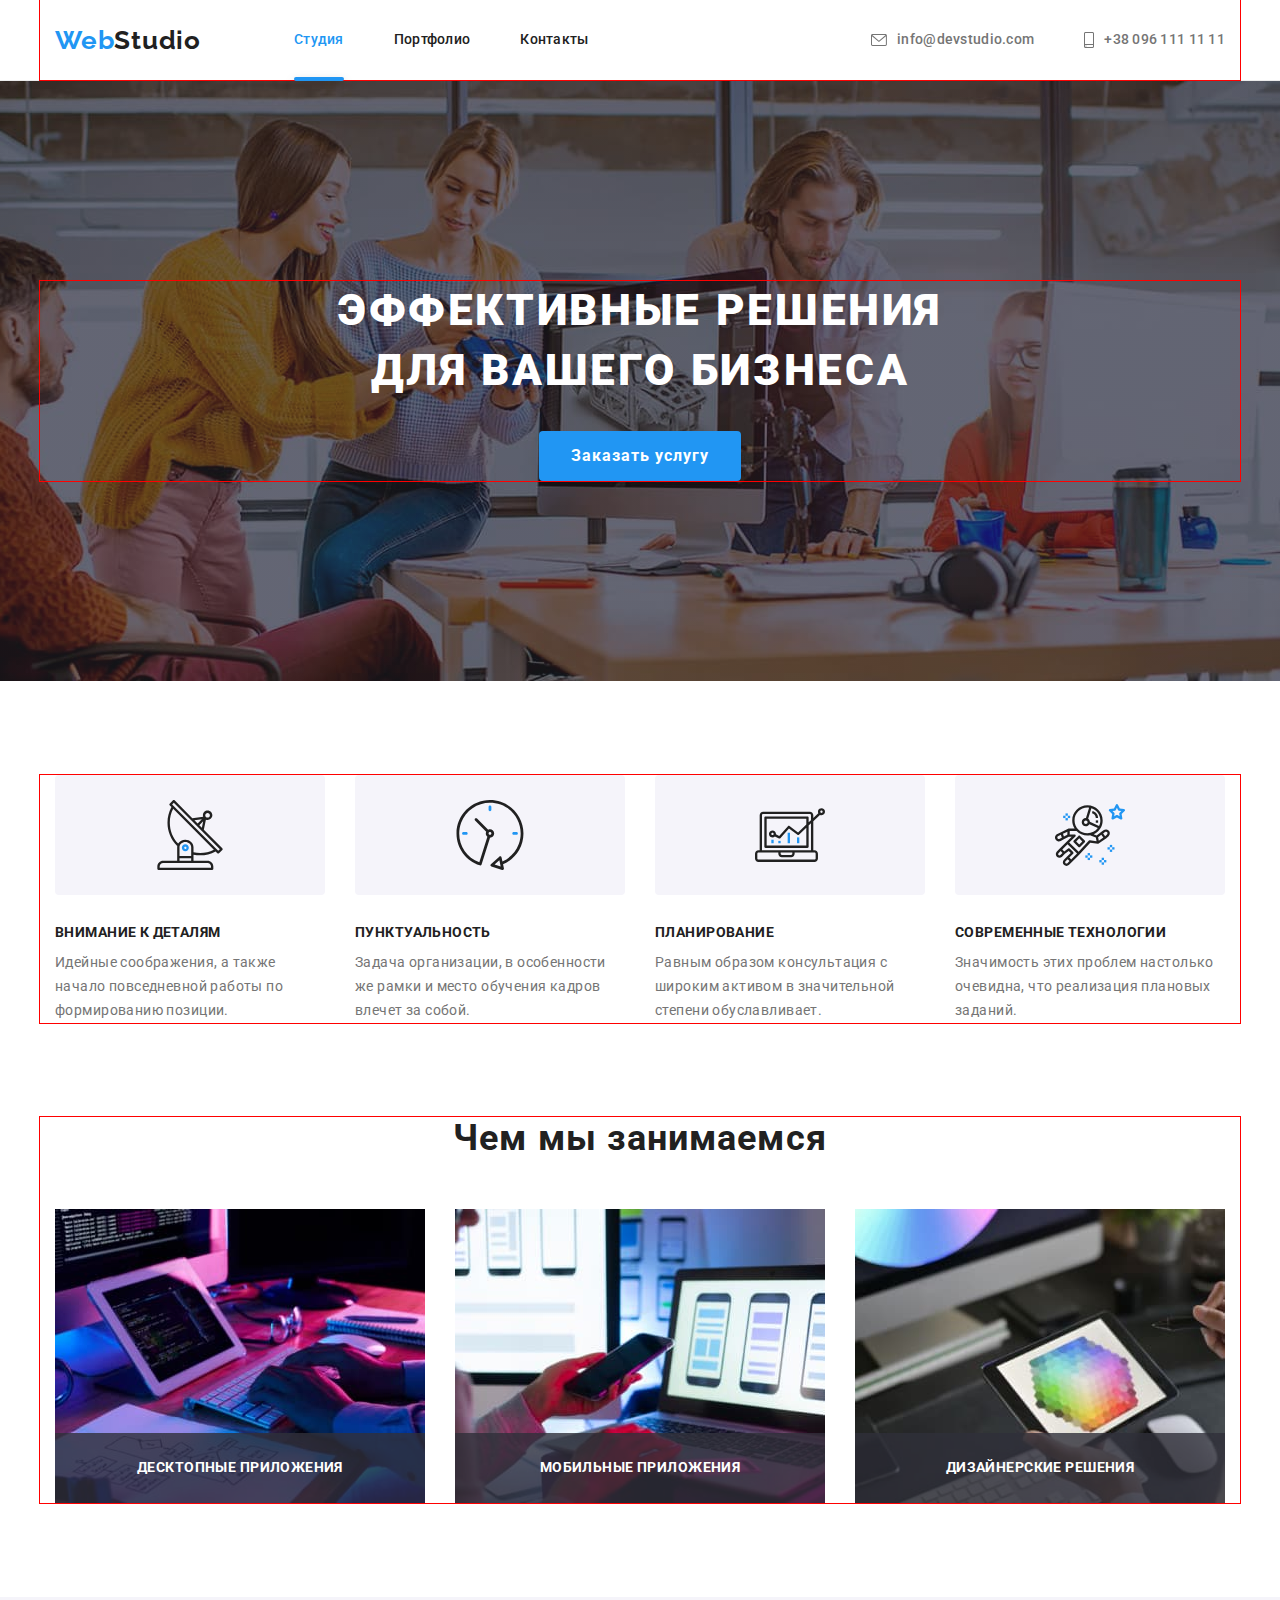
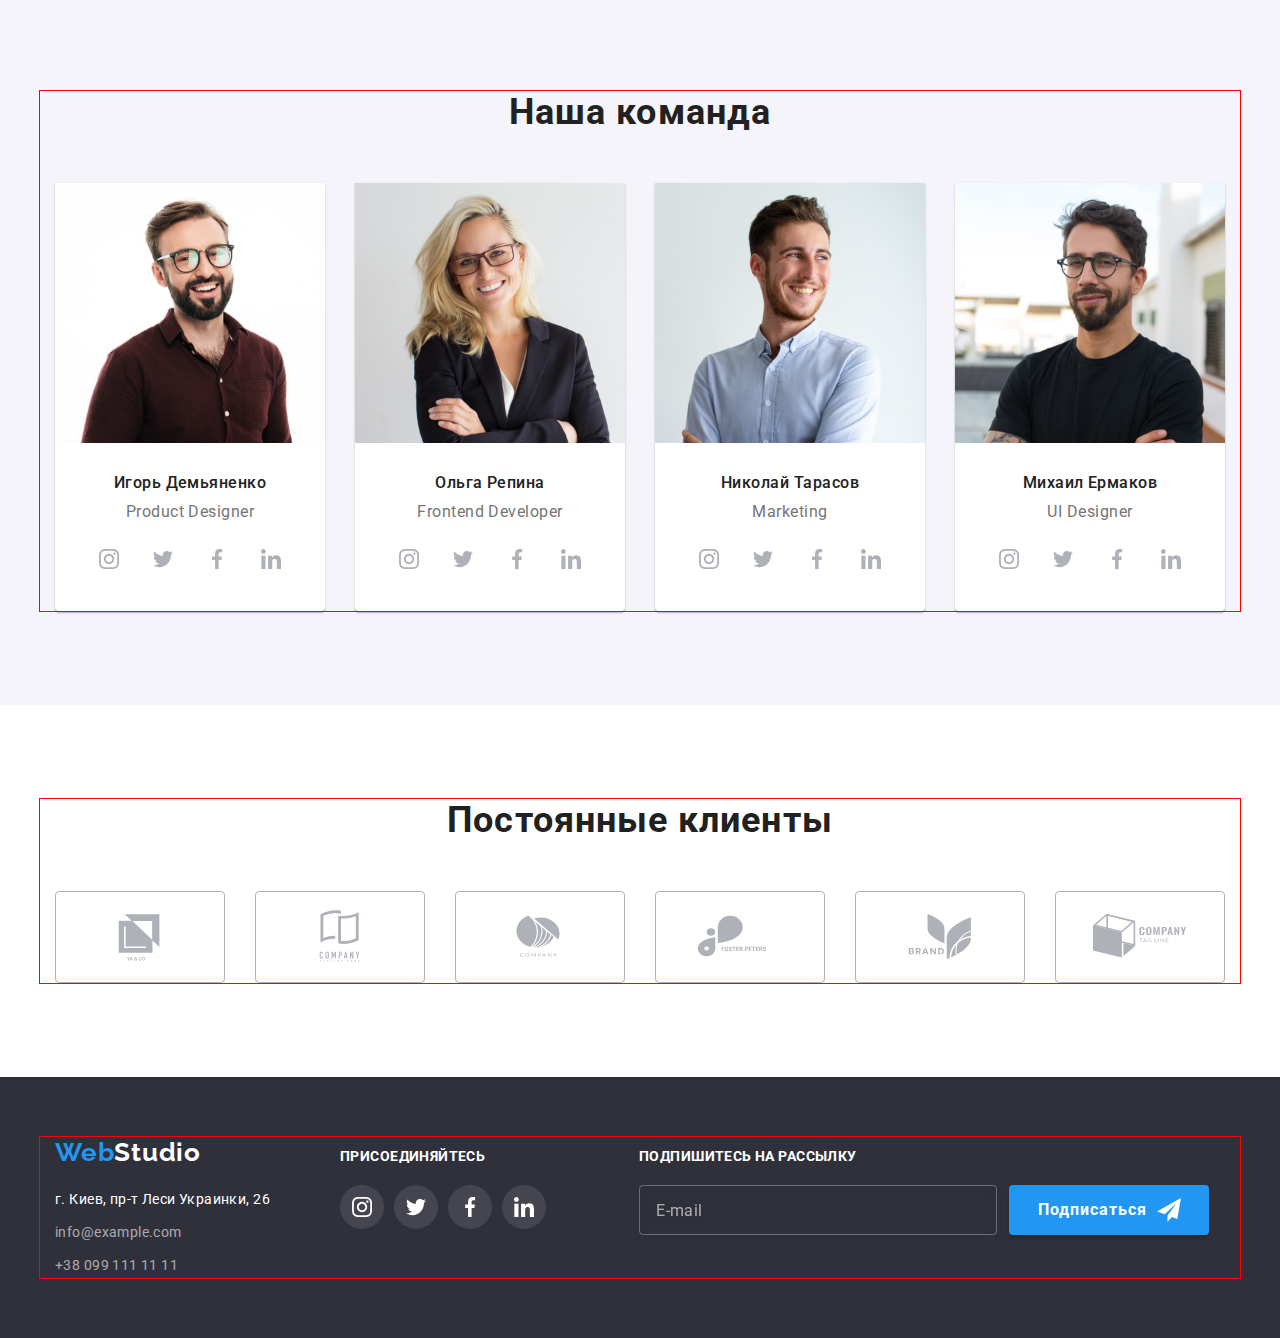
<file: index.html>
<!DOCTYPE html>
<html lang="ru">
  <head>
    <meta charset="UTF-8" />
    <meta http-equiv="X-UA-Compatible" content="IE=edge" />
    <meta name="viewport" content="width=device-width, initial-scale=1.0" />
    <link rel="preconnect" href="https://fonts.googleapis.com" />
    <link rel="preconnect" href="https://fonts.gstatic.com" crossorigin />
    <link
      href="https://fonts.googleapis.com/css2?family=Raleway:wght@700&family=Roboto:wght@400;500;700;900&display=swap"
      rel="stylesheet"
    />
    <title>Document</title>
    <link rel="stylesheet" href="./css/main.min.css" />
  </head>
  <body>
    <!--Шапка сайта-->
    <header class="header">
      <div class="container">
        <nav class="nav">
          <a class="logo link" href="">Web<span class="logo--accent">Studio</span></a>
          <ul class="menu list">
            <li class="menu__item">
              <a class="menu__link link current" href="">Студия</a>
            </li>
            <li class="menu__item">
              <a class="menu__link link" href="./portfolio.html">Портфолио</a>
            </li>
            <li class="menu__item">
              <a class="menu__link link" href="">Контакты</a>
            </li>
          </ul>
        </nav>
        <ul class="connect list">
          <li class="connect__item">
            <a class="connect__link link" href="mailto:info@devstudio.com"
              >info@devstudio.com
              <svg class="connect__icon" width="16" height="12">
                <use href="./images/icons.svg#icon-envelope"></use>
              </svg>
            </a>
          </li>
          <li class="connect__item">
            <a class="connect__link link" href="tel:+380961111111"
              >+38 096 111 11 11
              <svg class="connect__icon" width="10" height="16">
                <use href="./images/icons.svg#icon-smartphone"></use>
              </svg>
            </a>
          </li>
        </ul>
      </div>
    </header>
    <main>
      <!--Приветствие-->
      <section class="hero">
        <div class="container">
          <h1 class="hero__title">Эффективные решения для вашего бизнеса</h1>
          <button data-modal-open type="button" class="hero__btn">Заказать услугу</button>
        </div>
      </section>
      <!--Подходы-->
      <section class="features section">
        <div class="container">
          <h2 class="features__title section-title visually-hidden">Подходы</h2>
          <ul class="features__list list">
            <li class="features__item">
              <div class="features__thumb">
                <svg class="features__icon" width="70" height="70">
                  <use href="./images/icons.svg#icon-antenna"></use>
                </svg>
              </div>
              <h3 class="features__name">Внимание к деталям</h3>
              <p class="features__text">
                Идейные соображения, а также начало повседневной работы по формированию позиции.
              </p>
            </li>
            <li class="features__item">
              <div class="features__thumb">
                <svg class="features__icon" width="70" height="70">
                  <use href="./images/icons.svg#icon-clock"></use>
                </svg>
              </div>
              <h3 class="features__name">Пунктуальность</h3>
              <p class="features__text">
                Задача организации, в особенности же рамки и место обучения кадров влечет за собой.
              </p>
            </li>
            <li class="features__item">
              <div class="features__thumb">
                <svg class="features__icon" width="70" height="70">
                  <use href="./images/icons.svg#icon-diagram"></use>
                </svg>
              </div>
              <h3 class="features__name">Планирование</h3>
              <p class="features__text">
                Равным образом консультация с широким активом в значительной степени обуславливает.
              </p>
            </li>
            <li class="features__item">
              <div class="features__thumb">
                <svg class="features__icon" width="70" height="70">
                  <use href="./images/icons.svg#icon-astronaut"></use>
                </svg>
              </div>
              <h3 class="features__name">Современные технологии</h3>
              <p class="features__text">
                Значимость этих проблем настолько очевидна, что реализация плановых заданий.
              </p>
            </li>
          </ul>
        </div>
      </section>
      <!--Чем мы занимаемся-->
      <section class="work section no-padding">
        <div class="container">
          <h2 class="work__title section-title">Чем мы занимаемся</h2>
          <ul class="work__list list">
            <li class="work__item">
              <div class="work__thumb">
                <img src="./images/kod.jpg" alt="Написание кода" width="370" />
                <h3 class="work__name">Десктопные приложения</h3>
              </div>
            </li>
            <li class="work__item">
              <div class="work__thumb">
                <img src="./images/visual.jpg" alt="Оформление" width="370" />
                <h3 class="work__name">Мобильные приложения</h3>
              </div>
            </li>
            <li class="work__item">
              <div class="work__thumb">
                <img src="./images/result.jpg" alt="Результат" width="370" />
                <h3 class="work__name">Дизайнерские решения</h3>
              </div>
            </li>
          </ul>
        </div>
      </section>
      <!--Наша команда-->
      <section class="section-team section">
        <div class="container">
          <h2 class="section-title">Наша команда</h2>
          <ul class="team-list list">
            <li class="team-item">
              <img src="./images/position1.jpg" alt="Имя Фамилия" width="270" />
              <div class="team-card">
                <h3 class="team-name">Игорь Демьяненко</h3>
                <p class="job-title">Product Designer</p>
                <ul class="social-list list">
                  <li class="social-item">
                    <a href="" class="social-link link">
                      <svg class="icon" width="20" height="20">
                        <use href="./images/icons.svg#icon-instagram"></use>
                      </svg>
                    </a>
                  </li>
                  <li class="social-item">
                    <a href="" class="social-link link">
                      <svg class="icon" width="20" height="20">
                        <use href="./images/icons.svg#icon-twitter"></use>
                      </svg>
                    </a>
                  </li>
                  <li class="social-item">
                    <a href="" class="social-link link">
                      <svg class="icon" width="20" height="20">
                        <use href="./images/icons.svg#icon-facebook"></use>
                      </svg>
                    </a>
                  </li>
                  <li class="social-item">
                    <a href="" class="social-link link">
                      <svg class="icon" width="20" height="20">
                        <use href="./images/icons.svg#icon-linkedin"></use>
                      </svg>
                    </a>
                  </li>
                </ul>
              </div>
            </li>
            <li class="team-item">
              <img src="./images/position2.jpg" alt="Имя Фамилия" width="270" />
              <div class="team-card">
                <h3 class="team-name">Ольга Репина</h3>
                <p class="job-title">Frontend Developer</p>
                <ul class="social-list list">
                  <li class="social-item">
                    <a href="" class="social-link link">
                      <svg class="icon" width="20" height="20">
                        <use href="./images/icons.svg#icon-instagram"></use>
                      </svg>
                    </a>
                  </li>
                  <li class="social-item">
                    <a href="" class="social-link link">
                      <svg class="icon" width="20" height="20">
                        <use href="./images/icons.svg#icon-twitter"></use>
                      </svg>
                    </a>
                  </li>
                  <li class="social-item">
                    <a href="" class="social-link link">
                      <svg class="icon" width="20" height="20">
                        <use href="./images/icons.svg#icon-facebook"></use>
                      </svg>
                    </a>
                  </li>
                  <li class="social-item">
                    <a href="" class="social-link link">
                      <svg class="icon" width="20" height="20">
                        <use href="./images/icons.svg#icon-linkedin"></use>
                      </svg>
                    </a>
                  </li>
                </ul>
              </div>
            </li>
            <li class="team-item">
              <img src="./images/position3.jpg" alt="Имя Фамилия" width="270" />
              <div class="team-card">
                <h3 class="team-name">Николай Тарасов</h3>
                <p class="job-title">Marketing</p>
                <ul class="social-list list">
                  <li class="social-item">
                    <a href="" class="social-link link">
                      <svg class="icon" width="20" height="20">
                        <use href="./images/icons.svg#icon-instagram"></use>
                      </svg>
                    </a>
                  </li>
                  <li class="social-item">
                    <a href="" class="social-link link">
                      <svg class="icon" width="20" height="20">
                        <use href="./images/icons.svg#icon-twitter"></use>
                      </svg>
                    </a>
                  </li>
                  <li class="social-item">
                    <a href="" class="social-link link">
                      <svg class="icon" width="20" height="20">
                        <use href="./images/icons.svg#icon-facebook"></use>
                      </svg>
                    </a>
                  </li>
                  <li class="social-item">
                    <a href="" class="social-link link">
                      <svg class="icon" width="20" height="20">
                        <use href="./images/icons.svg#icon-linkedin"></use>
                      </svg>
                    </a>
                  </li>
                </ul>
              </div>
            </li>
            <li class="team-item">
              <img src="./images/position4.jpg" alt="Имя Фамилия" width="270" />
              <div class="team-card">
                <h3 class="team-name">Михаил Ермаков</h3>
                <p class="job-title">UI Designer</p>
                <ul class="social-list list">
                  <li class="social-item">
                    <a href="" class="social-link link">
                      <svg class="icon" width="20" height="20">
                        <use href="./images/icons.svg#icon-instagram"></use>
                      </svg>
                    </a>
                  </li>
                  <li class="social-item">
                    <a href="" class="social-link link">
                      <svg class="icon" width="20" height="20">
                        <use href="./images/icons.svg#icon-twitter"></use>
                      </svg>
                    </a>
                  </li>
                  <li class="social-item">
                    <a href="" class="social-link link">
                      <svg class="icon" width="20" height="20">
                        <use href="./images/icons.svg#icon-facebook"></use>
                      </svg>
                    </a>
                  </li>
                  <li class="social-item">
                    <a href="" class="social-link link">
                      <svg class="icon" width="20" height="20">
                        <use href="./images/icons.svg#icon-linkedin"></use>
                      </svg>
                    </a>
                  </li>
                </ul>
              </div>
            </li>
          </ul>
        </div>
      </section>
      <!--Постоянные клиенты-->
      <section class="clients section">
        <div class="container">
          <h2 class="clients__title section-title">Постоянные клиенты</h2>
          <ul class="clients__list list">
            <li class="clients__item">
              <a href="" class="clients__link link">
                <svg class="clients__icon" width="106" height="60">
                  <use href="./images/icons.svg#icon-client1"></use>
                </svg>
              </a>
            </li>
            <li class="clients__item">
              <a href="" class="clients__link link">
                <svg class="clients__icon" width="106" height="60">
                  <use href="./images/icons.svg#icon-client2"></use>
                </svg>
              </a>
            </li>
            <li class="clients__item">
              <a href="" class="clients__link link">
                <svg class="clients__icon" width="106" height="60">
                  <use href="./images/icons.svg#icon-client3"></use>
                </svg>
              </a>
            </li>
            <li class="clients__item">
              <a href="" class="clients__link link">
                <svg class="clients__icon" width="106" height="60">
                  <use href="./images/icons.svg#icon-client4"></use>
                </svg>
              </a>
            </li>
            <li class="clients__item">
              <a href="" class="clients__link link">
                <svg class="clients__icon" width="106" height="60">
                  <use href="./images/icons.svg#icon-client5"></use>
                </svg>
              </a>
            </li>
            <li class="clients__item">
              <a href="" class="clients__link link">
                <svg class="clients__icon" width="106" height="60">
                  <use href="./images/icons.svg#icon-client6"></use>
                </svg>
              </a>
            </li>
          </ul>
        </div>
      </section>
    </main>
    <!--Футер-->
    <footer class="footer">
      <div class="container footer-wrap">
        <div class="footer-adress">
          <a class="logo link" href="">Web<span class="logo-accent-footer">Studio</span></a>
          <address class="address">
            <ul class="list">
              <li class="contacts-item">
                <a
                  class="footer-address link"
                  href="https://bit.ly/3pXMvUd"
                  target="_blank"
                  rel="noopener noreferrer nofollow"
                  >г. Киев, пр-т Леси Украинки, 26</a
                >
              </li>
              <li class="contacts-item">
                <a class="footer-contacts link" href="mailto:info@example.com">info@example.com</a>
              </li>
              <li>
                <a class="footer-contacts link" href="tel:+380991111111">+38 099 111 11 11</a>
              </li>
            </ul>
          </address>
        </div>
        <!----Cоцсети---->
        <div class="footer-social">
          <h3 class="footer-title">Присоединяйтесь</h3>
          <ul class="social-list list">
            <li class="social-item">
              <a href="" class="social-link social-accent-footer link">
                <svg class="icon" width="20" height="20">
                  <use href="./images/icons.svg#icon-instagram"></use>
                </svg>
              </a>
            </li>
            <li class="social-item">
              <a href="" class="social-link social-accent-footer link">
                <svg class="icon" width="20" height="20">
                  <use href="./images/icons.svg#icon-twitter"></use>
                </svg>
              </a>
            </li>
            <li class="social-item">
              <a href="" class="social-link social-accent-footer link">
                <svg class="icon" width="20" height="20">
                  <use href="./images/icons.svg#icon-facebook"></use>
                </svg>
              </a>
            </li>
            <li class="social-item">
              <a href="" class="social-link social-accent-footer link">
                <svg class="icon" width="20" height="20">
                  <use href="./images/icons.svg#icon-linkedin"></use>
                </svg>
              </a>
            </li>
          </ul>
        </div>
        <!--Подписка на рассылку-->
        <div class="footer-submit">
          <h3 class="footer-title">Подпишитесь на рассылку</h3>
          <form class="footer-form">
            <label for="footer-email"></label>
            <input type="email" name="footer-email" placeholder="E-mail" id="footer-email" />
            <button type="submit" class="footer-btn">
              Подписаться
              <svg class="send-icon" width="24" height="24">
                <use href="./images/icons.svg#icon-send"></use>
              </svg>
            </button>
          </form>
        </div>
      </div>
    </footer>
    <!--Модальное окно-->
    <div class="backdrop is-hidden" data-modal>
      <div class="modal">
        <button data-modal-close class="modal-close-btn">
          <svg class="close-icon" width="18" height="18">
            <use href="./images/icons.svg#icon-close"></use>
          </svg>
        </button>
        <p class="modal-title">Оставьте свои данные, мы вам перезвоним</p>
        <div class="form-field">
          <label for="name">Имя</label>
          <div class="wrap-input">
            <input type="text" class="form-input" name="name" placeholder="" id="name" />
            <svg class="form-icon" width="18" height="18">
              <use href="./images/icons.svg#icon-person-form"></use>
            </svg>
          </div>
        </div>
        <div class="form-field">
          <label for="tel">Телефон</label>
          <div class="wrap-input">
            <input type="tel" class="form-input" name="tel" placeholder="" id="tel" />
            <svg class="form-icon" width="18" height="18">
              <use href="./images/icons.svg#icon-phone-form"></use>
            </svg>
          </div>
        </div>
        <div class="form-field">
          <label for="email">Почта</label>
          <div class="wrap-input">
            <input type="email" class="form-input" name="email" placeholder="" id="email" />
            <svg class="form-icon" width="18" height="18">
              <use href="./images/icons.svg#icon-email-form"></use>
            </svg>
          </div>
        </div>
        <div class="form-field">
          <label for="coment">Комментарий</label>
          <textarea class="coment" name="coment" id="coment" placeholder="Введите текст"></textarea>
        </div>
        <label class="policy-label">
          <input class="checkbox visually-hidden" type="checkbox" name="policy" value="policy" />
          <svg class="icon-check" width="16" height="15">
            <use href="./images/icons.svg#icon-check"></use>
          </svg>
          Соглашаюсь с рассылкой и принимаю&nbsp;<a class="policy-link" href="">
            Условия договора</a
          >
        </label>
        <button type="submit" class="submit-btn">Отправить</button>
      </div>
    </div>
    <script src="./js/modal.js"></script>
  </body>
</html>
</file>
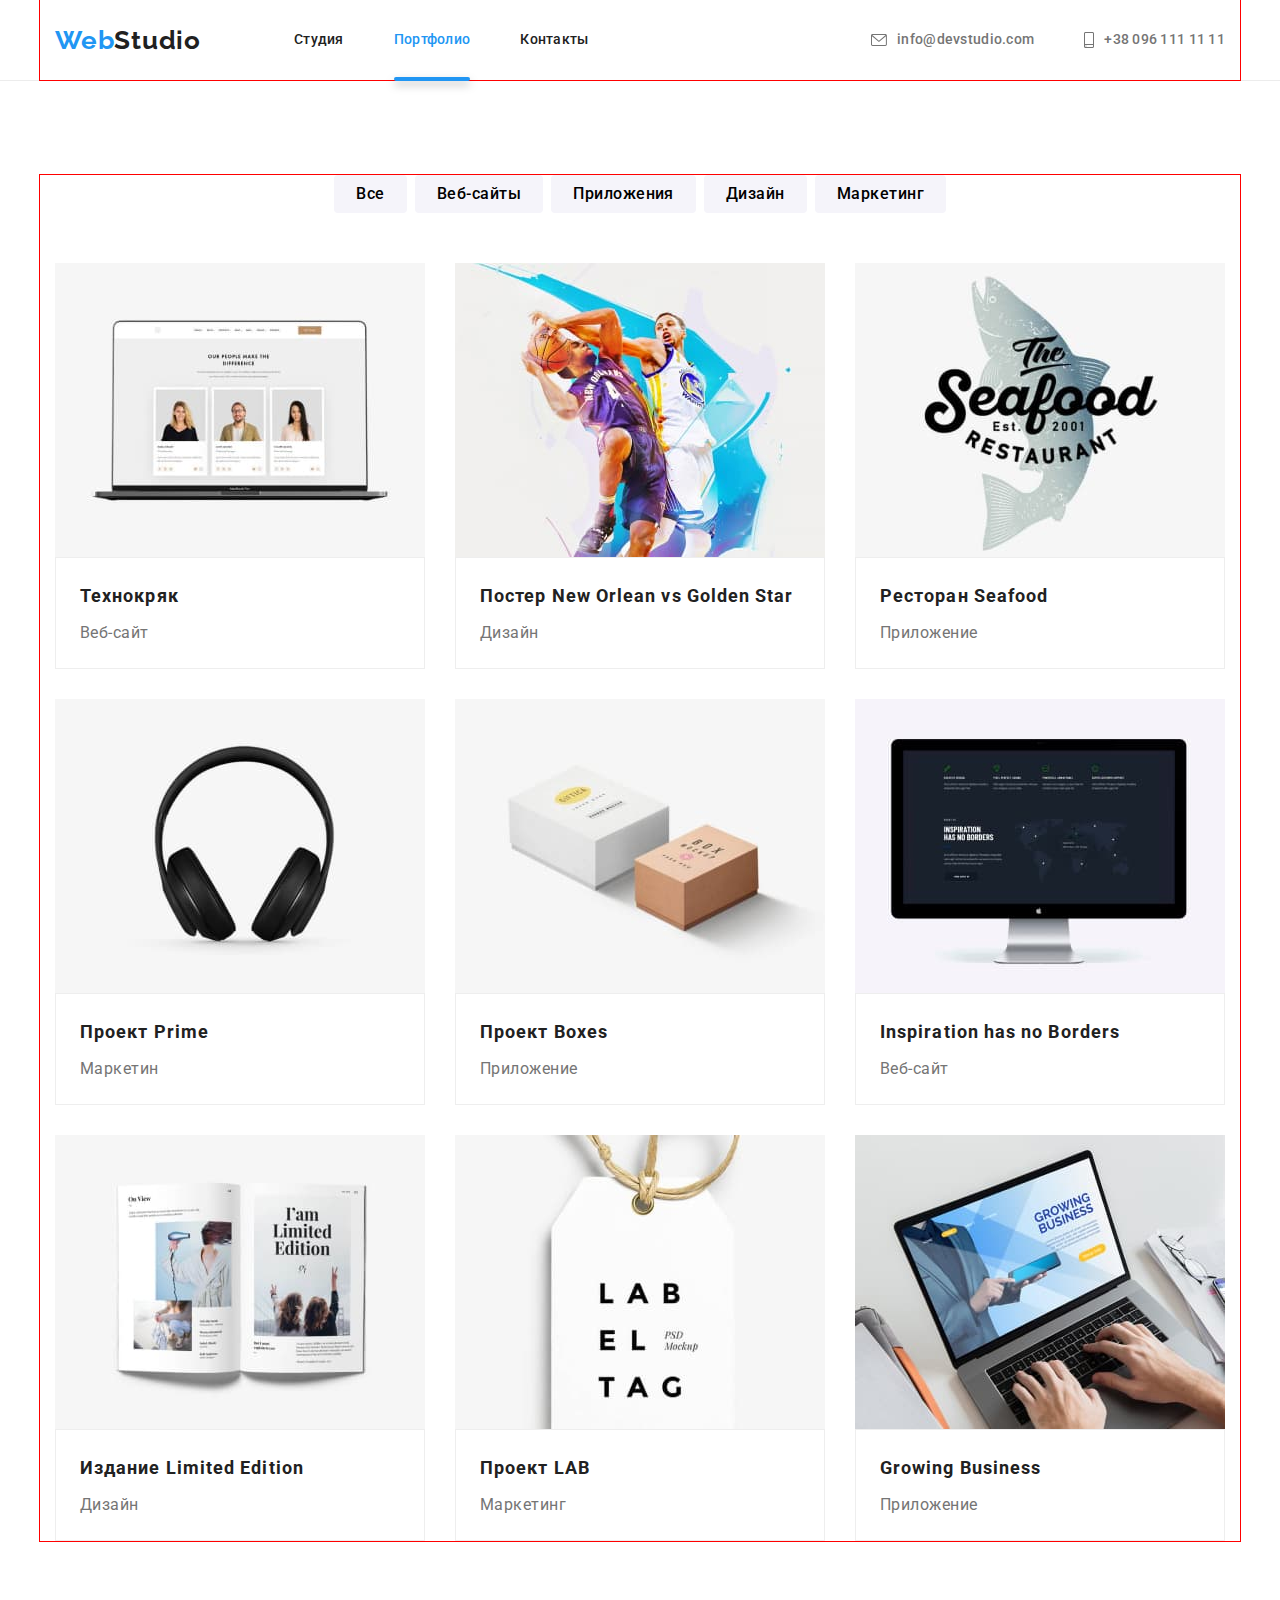
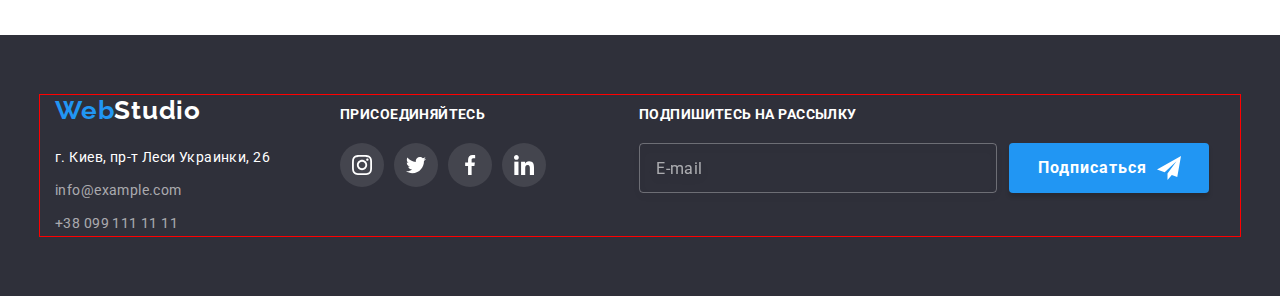
<file: portfolio.html>
<!DOCTYPE html>
<html lang="ru">
  <head>
    <meta charset="UTF-8" />
    <meta http-equiv="X-UA-Compatible" content="IE=edge" />
    <meta name="viewport" content="width=device-width, initial-scale=1.0" />
    <link rel="preconnect" href="https://fonts.googleapis.com" />
    <link rel="preconnect" href="https://fonts.gstatic.com" crossorigin />
    <link
      href="https://fonts.googleapis.com/css2?family=Raleway:wght@700&family=Roboto:wght@400;500;700;900&display=swap"
      rel="stylesheet"
    />
    <title>Document</title>

    <link rel="stylesheet" href="./css/main.min.css" />
  </head>
  <body>
    <!--Шапка сайта-->
    <header class="header">
      <div class="container">
        <nav class="nav">
          <a class="logo link" href="">Web<span class="logo--accent">Studio</span></a>
          <ul class="menu list">
            <li class="menu__item">
              <a class="menu__link link" href="./index.html">Студия</a>
            </li>
            <li class="menu__item">
              <a class="menu__link link current" href="./portfolio.html">Портфолио</a>
            </li>
            <li class="menu__item"><a class="menu__link link" href="">Контакты</a></li>
          </ul>
        </nav>
        <ul class="connect list">
          <li class="connect__item">
            <a class="connect__link link" href="mailto:info@devstudio.com"
              >info@devstudio.com
              <svg class="connect__icon" width="16" height="12">
                <use href="./images/icons.svg#icon-envelope"></use>
              </svg>
            </a>
          </li>
          <li class="connect__item">
            <a class="connect__link link" href="tel:+380961111111"
              >+38 096 111 11 11
              <svg class="connect__icon" width="10" height="16">
                <use href="./images/icons.svg#icon-smartphone"></use>
              </svg>
            </a>
          </li>
        </ul>
      </div>
    </header>
    <main>
      <!--Портфолио-->
      <section class="section-portfolio section">
        <div class="container">
          <h1 class="visually-hidden">Портфолио</h1>
          <ul class="filter list">
            <li class="filter-item"><button type="button" class="portfolio-btn">Все</button></li>
            <li class="filter-item">
              <button type="button" class="portfolio-btn">Веб-сайты</button>
            </li>
            <li class="filter-item">
              <button type="button" class="portfolio-btn">Приложения</button>
            </li>
            <li class="filter-item"><button type="button" class="portfolio-btn">Дизайн</button></li>
            <li class="filter-item">
              <button type="button" class="portfolio-btn">Маркетинг</button>
            </li>
          </ul>
          <!--Cards-->
          <ul class="portfolio-card list">
            <li class="portfolio-item">
              <a href="" class="portfolio-link link">
                <div class="card-top-wrap">
                  <img src="./images1/example1.jpg" alt="Технокряк" width="370" />
                  <p class="card-top-text">
                    Ресурс предлагает комплексные предложения с разным уровнем функционала и
                    сервисов. Все это позволит посетителю получить исчерпывающие сведения o
                    компанииили частном лице.
                  </p>
                </div>
                <div class="card-content">
                  <h2 class="portfolio-title">Технокряк</h2>
                  <p class="portfolio-text">Веб-сайт</p>
                </div>
              </a>
            </li>
            <li class="portfolio-item">
              <a href="" class="portfolio-link link">
                <div class="card-top-wrap">
                  <img
                    src="./images1/example2.jpg"
                    alt="Постер New Orlean vs Golden Star"
                    width="370"
                  />
                  <p class="card-top-text">
                    Ресурс предлагает комплексные предложения с разным уровнем функционала и
                    сервисов. Все это позволит посетителю получить исчерпывающие сведения o
                    компанииили частном лице.
                  </p>
                </div>
                <div class="card-content">
                  <h2 class="portfolio-title">Постер New Orlean vs Golden Star</h2>
                  <p class="portfolio-text">Дизайн</p>
                </div>
              </a>
            </li>
            <li class="portfolio-item">
              <a href="" class="portfolio-link link">
                <div class="card-top-wrap">
                  <img src="./images1/example3.jpg" alt="Ресторан Seafood" width="370" />
                  <p class="card-top-text">
                    Ресурс предлагает комплексные предложения с разным уровнем функционала и
                    сервисов. Все это позволит посетителю получить исчерпывающие сведения o
                    компанииили частном лице.
                  </p>
                </div>
                <div class="card-content">
                  <h2 class="portfolio-title">Ресторан Seafood</h2>
                  <p class="portfolio-text">Приложение</p>
                </div>
              </a>
            </li>
            <li class="portfolio-item">
              <a href="" class="portfolio-link link">
                <div class="card-top-wrap">
                  <img src="./images1/example4.jpg" alt="Проект Prime" width="370" />
                  <p class="card-top-text">
                    Ресурс предлагает комплексные предложения с разным уровнем функционала и
                    сервисов. Все это позволит посетителю получить исчерпывающие сведения o
                    компанииили частном лице.
                  </p>
                </div>
                <div class="card-content">
                  <h2 class="portfolio-title">Проект Prime</h2>
                  <p class="portfolio-text">Маркетин</p>
                </div>
              </a>
            </li>
            <li class="portfolio-item">
              <a href="" class="portfolio-link link">
                <div class="card-top-wrap">
                  <img src="./images1/example5.jpg" alt="Проект Boxes" width="370" />
                  <p class="card-top-text">
                    Ресурс предлагает комплексные предложения с разным уровнем функционала и
                    сервисов. Все это позволит посетителю получить исчерпывающие сведения o
                    компанииили частном лице.
                  </p>
                </div>
                <div class="card-content">
                  <h2 class="portfolio-title">Проект Boxes</h2>
                  <p class="portfolio-text">Приложение</p>
                </div>
              </a>
            </li>
            <li class="portfolio-item">
              <a href="" class="portfolio-link link">
                <div class="card-top-wrap">
                  <img src="./images1/example6.jpg" alt="Inspiration has no Borders" width="370" />
                  <p class="card-top-text">
                    Ресурс предлагает комплексные предложения с разным уровнем функционала и
                    сервисов. Все это позволит посетителю получить исчерпывающие сведения o
                    компанииили частном лице.
                  </p>
                </div>
                <div class="card-content">
                  <h2 class="portfolio-title">Inspiration has no Borders</h2>
                  <p class="portfolio-text">Веб-сайт</p>
                </div>
              </a>
            </li>
            <li class="portfolio-item">
              <a href="" class="portfolio-link link">
                <div class="card-top-wrap">
                  <img src="./images1/example7.jpg" alt="Издание Limited Edition" width="370" />
                  <p class="card-top-text">
                    Ресурс предлагает комплексные предложения с разным уровнем функционала и
                    сервисов. Все это позволит посетителю получить исчерпывающие сведения o
                    компанииили частном лице.
                  </p>
                </div>
                <div class="card-content">
                  <h2 class="portfolio-title">Издание Limited Edition</h2>
                  <p class="portfolio-text">Дизайн</p>
                </div>
              </a>
            </li>
            <li class="portfolio-item">
              <a href="" class="portfolio-link link">
                <div class="card-top-wrap">
                  <img src="./images1/example8.jpg" alt="Проект LAB" width="370" />
                  <p class="card-top-text">
                    Ресурс предлагает комплексные предложения с разным уровнем функционала и
                    сервисов. Все это позволит посетителю получить исчерпывающие сведения o
                    компанииили частном лице.
                  </p>
                </div>
                <div class="card-content">
                  <h2 class="portfolio-title">Проект LAB</h2>
                  <p class="portfolio-text">Маркетинг</p>
                </div>
              </a>
            </li>
            <li class="portfolio-item">
              <a href="" class="portfolio-link link">
                <div class="card-top-wrap">
                  <img src="./images1/example9.jpg" alt="Growing Business" width="370" />
                  <p class="card-top-text">
                    Ресурс предлагает комплексные предложения с разным уровнем функционала и
                    сервисов. Все это позволит посетителю получить исчерпывающие сведения o
                    компанииили частном лице.
                  </p>
                </div>
                <div class="card-content">
                  <h2 class="portfolio-title">Growing Business</h2>
                  <p class="portfolio-text">Приложение</p>
                </div>
              </a>
            </li>
          </ul>
        </div>
      </section>
    </main>
    <!--Футер-->
    <footer class="footer">
      <div class="container footer-wrap">
        <div class="footer-adress">
          <a class="logo link" href="">Web<span class="logo-accent-footer">Studio</span></a>
          <address class="address">
            <ul class="list">
              <li class="contacts-item">
                <a
                  class="footer-address link"
                  href="https://bit.ly/3pXMvUd"
                  target="_blank"
                  rel="noopener noreferrer nofollow"
                  >г. Киев, пр-т Леси Украинки, 26</a
                >
              </li>
              <li class="contacts-item">
                <a class="footer-contacts link" href="mailto:info@example.com">info@example.com</a>
              </li>
              <li>
                <a class="footer-contacts link" href="tel:+380991111111">+38 099 111 11 11</a>
              </li>
            </ul>
          </address>
        </div>
        <!----Соцсети-->
        <div class="footer-social">
          <h3 class="footer-title">Присоединяйтесь</h3>
          <ul class="social-list list">
            <li class="social-item">
              <a href="" class="social-link social-accent-footer link">
                <svg class="icon" width="20" height="20">
                  <use href="./images/icons.svg#icon-instagram"></use>
                </svg>
              </a>
            </li>
            <li class="social-item">
              <a href="" class="social-link social-accent-footer link">
                <svg class="icon" width="20" height="20">
                  <use href="./images/icons.svg#icon-twitter"></use>
                </svg>
              </a>
            </li>
            <li class="social-item">
              <a href="" class="social-link social-accent-footer link">
                <svg class="icon" width="20" height="20">
                  <use href="./images/icons.svg#icon-facebook"></use>
                </svg>
              </a>
            </li>
            <li class="social-item">
              <a href="" class="social-link social-accent-footer link">
                <svg class="icon" width="20" height="20">
                  <use href="./images/icons.svg#icon-linkedin"></use>
                </svg>
              </a>
            </li>
          </ul>
        </div>
        <!--Подписка на рассылку-->
        <div class="footer-submit">
          <h3 class="footer-title">Подпишитесь на рассылку</h3>
          <form class="footer-form">
            <label for="footer-email"></label>
            <input type="email" name="footer-email" placeholder="E-mail" id="footer-email" />
            <button type="submit" class="footer-btn">
              Подписаться
              <svg class="send-icon" width="24" height="24">
                <use href="./images/icons.svg#icon-send"></use>
              </svg>
            </button>
          </form>
        </div>
      </div>
    </footer>
    <script src="./js/modal.js"></script>
  </body>
</html>
</file>
<file: css/main.min.css>
/*! modern-normalize v1.1.0 | MIT License | https://github.com/sindresorhus/modern-normalize */*,::before,::after{-webkit-box-sizing:border-box;box-sizing:border-box}html{line-height:1.15;-webkit-text-size-adjust:100%;-moz-tab-size:4;-o-tab-size:4;tab-size:4}body{margin:0;font-family:system-ui,-apple-system,"Segoe UI",Roboto,Helvetica,Arial,sans-serif,"Apple Color Emoji","Segoe UI Emoji"}hr{height:0;color:inherit}abbr[title]{-webkit-text-decoration:underline dotted;text-decoration:underline dotted}b,strong{font-weight:bolder}code,kbd,samp,pre{font-family:ui-monospace,SFMono-Regular,Consolas,"Liberation Mono",Menlo,monospace;font-size:1em}small{font-size:80%}sub,sup{font-size:75%;line-height:0;position:relative;vertical-align:baseline}sub{bottom:-0.25em}sup{top:-0.5em}table{text-indent:0;border-color:inherit}button,input,optgroup,select,textarea{font-family:inherit;font-size:100%;line-height:1.15;margin:0}button,select{text-transform:none}button,[type=button],[type=reset],[type=submit]{-webkit-appearance:button}::-moz-focus-inner{border-style:none;padding:0}:-moz-focusring{outline:1px dotted ButtonText}:-moz-ui-invalid{box-shadow:none}legend{padding:0}progress{vertical-align:baseline}::-webkit-inner-spin-button,::-webkit-outer-spin-button{height:auto}[type=search]{-webkit-appearance:textfield;outline-offset:-2px}::-webkit-search-decoration{-webkit-appearance:none}::-webkit-file-upload-button{-webkit-appearance:button;font:inherit}summary{display:list-item}.list{list-style:none;margin:0;padding-left:0}.link{text-decoration:none}p,h1,h2,h3,h4,h5,h6{margin:0}body{font-family:"Roboto",sans-serif;color:#757575}img{display:block;max-width:100%;height:auto}.visually-hidden{position:absolute;white-space:nowrap;width:1px;height:1px;overflow:hidden;border:0;padding:0;clip:rect(0 0 0 0);-webkit-clip-path:inset(50%);clip-path:inset(50%);margin:-1px}.container{width:1200px;padding:0 15px;margin:0 auto;outline:1px solid red}.backdrop{position:fixed;top:0;left:0;width:100%;height:100%;background-color:rgba(0,0,0,.2);opacity:1;-webkit-transition:opacity 250ms cubic-bezier(0.4, 0, 0.2, 1);transition:opacity 250ms cubic-bezier(0.4, 0, 0.2, 1)}.backdrop.is-hidden{opacity:0;pointer-events:none}.modal{position:absolute;top:50%;left:50%;-webkit-transform:translate(-50%, -50%) scale(1);transform:translate(-50%, -50%) scale(1);width:528px;height:581px;background:#fff;-webkit-box-shadow:0px 1px 3px rgba(0,0,0,.12),0px 1px 1px rgba(0,0,0,.14),0px 2px 1px rgba(0,0,0,.2);box-shadow:0px 1px 3px rgba(0,0,0,.12),0px 1px 1px rgba(0,0,0,.14),0px 2px 1px rgba(0,0,0,.2);border-radius:4px;-webkit-transition:-webkit-transform 250ms cubic-bezier(0.4, 0, 0.2, 1);transition:-webkit-transform 250ms cubic-bezier(0.4, 0, 0.2, 1);transition:transform 250ms cubic-bezier(0.4, 0, 0.2, 1);transition:transform 250ms cubic-bezier(0.4, 0, 0.2, 1), -webkit-transform 250ms cubic-bezier(0.4, 0, 0.2, 1);padding:40px}.backdrop.is-hidden .modal{-webkit-transform:translate(-50%, -50%) scale(0.8);transform:translate(-50%, -50%) scale(0.8)}.modal-close-btn{position:absolute;width:30px;height:30px;right:8px;top:8px;background:rgba(0,0,0,0);border:1px solid rgba(0,0,0,.1);border-radius:50%;display:-webkit-box;display:-ms-flexbox;display:flex;-webkit-box-align:center;-ms-flex-align:center;align-items:center;-webkit-box-pack:center;-ms-flex-pack:center;justify-content:center;padding:0;cursor:pointer}.modal-close-btn:hover,.modal-close-btn:focus{color:#188ce8}.close-icon{fill:currentColor}.modal-title{font-weight:700;font-size:20px;line-height:1.15;letter-spacing:.03em;text-align:center;color:#212121;margin-bottom:12px}.form-field{display:-webkit-box;display:-ms-flexbox;display:flex;-webkit-box-orient:vertical;-webkit-box-direction:normal;-ms-flex-direction:column;flex-direction:column;margin-bottom:10px}.form-field label{margin-bottom:4px;font-weight:400;font-size:12px;line-height:1.17;letter-spacing:.01em}.wrap-input{position:relative}.form-input{width:100%;height:40px;border:1px solid rgba(33,33,33,.2);border-radius:4px;padding:0 0 0 42px;outline:none;-webkit-transition:border-color 250ms cubic-bezier(0.4, 0, 0.2, 1);transition:border-color 250ms cubic-bezier(0.4, 0, 0.2, 1)}.form-icon{position:absolute;top:50%;left:12px;-webkit-transform:translateY(-50%);transform:translateY(-50%);display:inline-block;-webkit-transition:fill 250ms cubic-bezier(0.4, 0, 0.2, 1);transition:fill 250ms cubic-bezier(0.4, 0, 0.2, 1)}.form-icon:focus{border-color:#2196f3}.form-input:focus+.form-icon{fill:#2196f3}textarea{resize:none}.coment{height:120px;border:1px solid rgba(33,33,33,.2);border-radius:4px;padding:12px 16px;outline:none;-webkit-transition:border-color 250ms cubic-bezier(0.4, 0, 0.2, 1);transition:border-color 250ms cubic-bezier(0.4, 0, 0.2, 1)}.coment:focus{border-color:#2196f3}.coment::-webkit-input-placeholder{font-weight:400;font-size:12px;line-height:1.17;letter-spacing:.01em;color:rgba(117,117,117,.5)}.coment::-moz-placeholder{font-weight:400;font-size:12px;line-height:1.17;letter-spacing:.01em;color:rgba(117,117,117,.5)}.coment:-ms-input-placeholder{font-weight:400;font-size:12px;line-height:1.17;letter-spacing:.01em;color:rgba(117,117,117,.5)}.coment::-ms-input-placeholder{font-weight:400;font-size:12px;line-height:1.17;letter-spacing:.01em;color:rgba(117,117,117,.5)}.coment::placeholder{font-weight:400;font-size:12px;line-height:1.17;letter-spacing:.01em;color:rgba(117,117,117,.5)}.policy-label{display:-webkit-box;display:-ms-flexbox;display:flex;-webkit-box-align:center;-ms-flex-align:center;align-items:center;-webkit-box-pack:center;-ms-flex-pack:center;justify-content:center;font-weight:400;font-size:14px;line-height:1.71;letter-spacing:.03em;margin-top:20px;margin-bottom:30px}.icon-check{display:inline-block;width:16px;height:15px;border:2px solid #212121;border-radius:2px;margin-right:7px;fill:rgba(0,0,0,0);-webkit-transition-property:background-color,border-color;transition-property:background-color,border-color;-webkit-transition-duration:250ms;transition-duration:250ms;-webkit-transition-timing-function:cubic-bezier(0.4, 0, 0.2, 1);transition-timing-function:cubic-bezier(0.4, 0, 0.2, 1)}.checkbox:checked+.icon-check{border-color:#2196f3;background-color:#2196f3}.policy-link{color:#2196f3}.submit-btn{display:-webkit-box;display:-ms-flexbox;display:flex;width:200px;height:50px;margin:0 auto;font-family:inherit;font-weight:700;font-size:16px;line-height:1.88;letter-spacing:.06em;-webkit-box-align:center;-ms-flex-align:center;align-items:center;-webkit-box-pack:center;-ms-flex-pack:center;justify-content:center;background-color:#2196f3;color:#fff;-webkit-box-shadow:0px 4px 4px rgba(0,0,0,.15);box-shadow:0px 4px 4px rgba(0,0,0,.15);border-radius:4px;cursor:pointer;border:none;padding:0;-webkit-transition:background-color 250ms cubic-bezier(0.4, 0, 0.2, 1);transition:background-color 250ms cubic-bezier(0.4, 0, 0.2, 1)}.submit-btn:hover,.submit-btn:focus{background-color:#188ce8}.section{padding-top:94px;padding-bottom:94px}.section.no-padding{padding-top:0}.section-title{text-align:center;margin-bottom:50px;color:#212121;font-weight:700;font-size:36px;line-height:1.17;letter-spacing:.03em}.header{background-color:#fff;border-bottom:1px solid #ececec}.header .container{display:-webkit-box;display:-ms-flexbox;display:flex;-webkit-box-align:center;-ms-flex-align:center;align-items:center}.nav{display:-webkit-box;display:-ms-flexbox;display:flex;-webkit-box-align:center;-ms-flex-align:center;align-items:center}.logo,.logo--accent{color:#2196f3;font-family:"Raleway",sans-serif;font-weight:700;font-size:26px;line-height:1.19;letter-spacing:.03em}.logo--accent{color:#212121}.menu{display:-webkit-box;display:-ms-flexbox;display:flex;margin-left:93px}.menu__item+.menu__item{margin-left:50px}.connect{display:-webkit-box;display:-ms-flexbox;display:flex;margin-left:auto}.connect__item:not(:last-child){margin-right:50px}.menu__link,.connect__link{display:-webkit-box;display:-ms-flexbox;display:flex;padding-top:32px;padding-bottom:32px;color:#212121;font-weight:500;font-size:14px;line-height:1.14;letter-spacing:.02em;-webkit-box-orient:horizontal;-webkit-box-direction:reverse;-ms-flex-direction:row-reverse;flex-direction:row-reverse;-webkit-box-align:center;-ms-flex-align:center;align-items:center;-webkit-transition-property:color;transition-property:color;-webkit-transition-duration:250ms;transition-duration:250ms;-webkit-transition-timing-function:cubic-bezier(0.4, 0, 0.2, 1);transition-timing-function:cubic-bezier(0.4, 0, 0.2, 1)}.menu__link:hover,.menu__link:focus,.connect__link:hover,.connect__link:focus{color:#2196f3}.connect__link{color:#757575}.connect__item{display:-webkit-box;display:-ms-flexbox;display:flex;-webkit-box-align:center;-ms-flex-align:center;align-items:center;-webkit-box-pack:center;-ms-flex-pack:center;justify-content:center;color:#757575;-webkit-transition-property:color;transition-property:color;-webkit-transition-duration:250ms;transition-duration:250ms;-webkit-transition-timing-function:cubic-bezier(0.4, 0, 0.2, 1);transition-timing-function:cubic-bezier(0.4, 0, 0.2, 1)}.connect__item:hover,.connect__item:focus{color:#2196f3}.connect__icon{fill:currentColor;margin-right:10px}.menu__link{position:relative}.menu__link.current{color:#2196f3}.current::after{position:absolute;bottom:-1px;display:block;content:"";width:100%;height:4px;background:#2196f3;border-radius:2px;-webkit-filter:drop-shadow(0px 4px 4px rgba(0, 0, 0, 0.25));filter:drop-shadow(0px 4px 4px rgba(0, 0, 0, 0.25))}.hero{background-color:#2f303a;padding-top:200px;padding-bottom:200px;text-align:center;max-width:1600px;min-height:600px;margin-left:auto;margin-right:auto;background-image:-webkit-gradient(linear, left top, right top, from(rgba(47, 48, 58, 0.4)), to(rgba(47, 48, 58, 0.4))),url(../images/hero.jpg);background-image:linear-gradient(to right, rgba(47, 48, 58, 0.4), rgba(47, 48, 58, 0.4)),url(../images/hero.jpg);background-repeat:no-repeat;background-position:center;background-size:cover}.hero__title{max-width:696px;margin:0 auto;text-align:center;color:#fff;font-weight:900;font-size:44px;line-height:1.36;letter-spacing:.06em;text-transform:uppercase}.hero__btn{margin-top:30px;display:inline-block;font-family:inherit;color:#fff;font-weight:700;font-size:16px;line-height:1.88;letter-spacing:.06em;background-color:#2196f3;cursor:pointer;min-width:200px;height:50px;-webkit-box-shadow:0px 4px 4px rgba(0,0,0,.15);box-shadow:0px 4px 4px rgba(0,0,0,.15);border-radius:4px;padding:10px 32px;-webkit-box-align:center;-ms-flex-align:center;align-items:center;border:none;-webkit-transition:background-color 250ms cubic-bezier(0.4, 0, 0.2, 1);transition:background-color 250ms cubic-bezier(0.4, 0, 0.2, 1)}.hero__btn:hover,.hero__btn:focus{background-color:#188ce8}.features__list{display:-webkit-box;display:-ms-flexbox;display:flex}.features__item{width:270px;margin-right:30px}.features__item:last-child{margin-right:0}.features__thumb{display:-webkit-box;display:-ms-flexbox;display:flex;-webkit-box-align:center;-ms-flex-align:center;align-items:center;-webkit-box-pack:center;-ms-flex-pack:center;justify-content:center;width:100%;height:120px;margin-bottom:30px;background-color:#f5f4fa;border-radius:4px}.features__name{text-transform:uppercase;margin-bottom:10px;color:#212121;font-weight:700;font-size:14px;line-height:1.14;letter-spacing:.03em}.features__text{font-weight:400;font-size:14px;line-height:1.71;letter-spacing:.03em}.work__list{display:-webkit-box;display:-ms-flexbox;display:flex}.work__item{margin-right:30px}.work__item:last-child{margin-right:0}.work__thumb{position:relative}.work__name{position:absolute;bottom:0;width:100%;height:70px;text-align:center;-webkit-box-pack:center;-ms-flex-pack:center;justify-content:center;padding-top:27px;font-weight:700;font-size:14px;line-height:1.14;letter-spacing:.03em;text-transform:uppercase;color:#fff;background-color:rgba(47,48,58,.8)}.section-team{background-color:#f5f4fa;text-align:center}.team-list{display:-webkit-box;display:-ms-flexbox;display:flex}.team-item{display:inline-block;margin-right:30px;-webkit-box-shadow:0px 1px 3px rgba(0,0,0,.12),0px 1px 1px rgba(0,0,0,.14),0px 2px 1px rgba(0,0,0,.2);box-shadow:0px 1px 3px rgba(0,0,0,.12),0px 1px 1px rgba(0,0,0,.14),0px 2px 1px rgba(0,0,0,.2);border-radius:0px 0px 4px 4px}.team-item:last-child{margin-right:0}.team-card{padding-top:30px;padding-bottom:30px;background-color:#fff;border-radius:0px 0px 4px 4px}.team-name{color:#212121;font-weight:500;font-size:16px;line-height:1.19;letter-spacing:.03em;margin-bottom:10px}.job-title{font-weight:400;font-size:16px;line-height:1.19;letter-spacing:.03em;margin-bottom:16px}.social-list{display:-webkit-box;display:-ms-flexbox;display:flex;-webkit-box-align:center;-ms-flex-align:center;align-items:center;-webkit-box-pack:center;-ms-flex-pack:center;justify-content:center}.social-item{width:44px;height:44px;margin-right:10px}.social-item:last-child{margin-right:0}.social-link{display:-webkit-box;display:-ms-flexbox;display:flex;width:100%;height:100%;-webkit-box-align:center;-ms-flex-align:center;align-items:center;-webkit-box-pack:center;-ms-flex-pack:center;justify-content:center;border-radius:50%;background-color:#fff;color:#afb1b8;-webkit-transition-property:color,backgrond-color;transition-property:color,backgrond-color;-webkit-transition-duration:250ms;transition-duration:250ms;-webkit-transition-timing-function:cubic-bezier(0.4, 0, 0.2, 1);transition-timing-function:cubic-bezier(0.4, 0, 0.2, 1)}.social-link:hover,.social-link:focus{background-color:#2196f3;color:#fff}.icon{fill:currentColor}.clients__list{display:-webkit-box;display:-ms-flexbox;display:flex;-webkit-box-align:center;-ms-flex-align:center;align-items:center;-webkit-box-pack:center;-ms-flex-pack:center;justify-content:center}.clients__item{width:170px;height:92px;margin-right:30px}.clients__item:last-child{margin-right:0}.clients__link{display:-webkit-box;display:-ms-flexbox;display:flex;width:100%;height:100%;-webkit-box-align:center;-ms-flex-align:center;align-items:center;-webkit-box-pack:center;-ms-flex-pack:center;justify-content:center;border:1px solid #afb1b8;border-radius:4px;color:#afb1b8;-webkit-transition-property:color,border-color;transition-property:color,border-color;-webkit-transition-duration:250ms;transition-duration:250ms;-webkit-transition-timing-function:cubic-bezier(0.4, 0, 0.2, 1);transition-timing-function:cubic-bezier(0.4, 0, 0.2, 1)}.clients__link:hover,.clients__link:focus{color:#2196f3;border-color:#2196f3}.clients__icon{fill:currentColor}.footer{background-color:#2f303a;padding-top:60px;padding-bottom:60px}.footer-wrap{display:-webkit-box;display:-ms-flexbox;display:flex;-webkit-box-align:baseline;-ms-flex-align:baseline;align-items:baseline}.footer-address{font-style:normal;color:#fff;font-weight:400;font-size:14px;line-height:1.71;letter-spacing:.03em;margin-right:70px;-webkit-transition:color 250ms cubic-bezier(0.4, 0, 0.2, 1);transition:color 250ms cubic-bezier(0.4, 0, 0.2, 1)}.footer-address:hover,.footer-address:focus{color:#2196f3}.logo-accent-footer{color:#fff}.address{margin-top:20px}.contacts-item{margin-bottom:9px}.footer-contacts{font-style:normal;color:rgba(255,255,255,.6);font-weight:400;font-size:14px;line-height:1.71;letter-spacing:.03em;-webkit-transition:color 250ms cubic-bezier(0.4, 0, 0.2, 1);transition:color 250ms cubic-bezier(0.4, 0, 0.2, 1)}.footer-contacts:hover,.footer-contacts:focus{color:#2196f3}.footer-title{font-style:normal;font-weight:700;font-size:14px;line-height:1.14;letter-spacing:.03em;text-transform:uppercase;color:#fff;margin-bottom:20px}.social-accent-footer{background-color:rgba(255,255,255,.1);color:#fff;-webkit-transition:background-color 250ms cubic-bezier(0.4, 0, 0.2, 1);transition:background-color 250ms cubic-bezier(0.4, 0, 0.2, 1)}.social-accent-footer:hover,.social-accent-footer:focus{background-color:#2196f3}.icon{fill:currentColor}.footer-submit{margin-left:93px}.footer-form{display:-webkit-box;display:-ms-flexbox;display:flex}.footer-submit input{width:358px;height:50px;background:rgba(0,0,0,0);border:1px solid rgba(255,255,255,.3);-webkit-filter:drop-shadow(0px 4px 4px rgba(0, 0, 0, 0.15));filter:drop-shadow(0px 4px 4px rgba(0, 0, 0, 0.15));color:#fff;border-radius:4px;padding:0 0 0 16px;margin-right:12px;outline:none;-webkit-transition:border-color 250ms cubic-bezier(0.4, 0, 0.2, 1);transition:border-color 250ms cubic-bezier(0.4, 0, 0.2, 1)}.footer-submit input::-webkit-input-placeholder{font-weight:400;font-size:16px;line-height:1.25;letter-spacing:.03em;color:rgba(255,255,255,.6)}.footer-submit input::-moz-placeholder{font-weight:400;font-size:16px;line-height:1.25;letter-spacing:.03em;color:rgba(255,255,255,.6)}.footer-submit input:-ms-input-placeholder{font-weight:400;font-size:16px;line-height:1.25;letter-spacing:.03em;color:rgba(255,255,255,.6)}.footer-submit input::-ms-input-placeholder{font-weight:400;font-size:16px;line-height:1.25;letter-spacing:.03em;color:rgba(255,255,255,.6)}.footer-submit input::placeholder{font-weight:400;font-size:16px;line-height:1.25;letter-spacing:.03em;color:rgba(255,255,255,.6)}.footer-submit input:focus{border-color:#fff}.footer-btn{position:relative;width:200px;height:50px;font-family:inherit;color:#fff;font-weight:700;font-size:16px;line-height:1.88;letter-spacing:.06em;background-color:#2196f3;-webkit-box-shadow:0px 4px 4px rgba(0,0,0,.15);box-shadow:0px 4px 4px rgba(0,0,0,.15);border-radius:4px;display:-webkit-box;display:-ms-flexbox;display:flex;-webkit-box-align:center;-ms-flex-align:center;align-items:center;-webkit-box-pack:start;-ms-flex-pack:start;justify-content:flex-start;cursor:pointer;border:none;padding:0 0 0 29px;-webkit-transition:background-color 250ms cubic-bezier(0.4, 0, 0.2, 1);transition:background-color 250ms cubic-bezier(0.4, 0, 0.2, 1)}.footer-btn:hover,.footer-btn:focus{background-color:#188ce8}.send-icon{position:absolute;top:13px;right:28px}.filter{display:-webkit-box;display:-ms-flexbox;display:flex;-webkit-box-pack:center;-ms-flex-pack:center;justify-content:center;margin-bottom:50px}.filter-item{margin-right:8px}.filter-item:last-child{margin-right:0}.portfolio-btn{font-family:inherit;font-weight:500;font-size:16px;line-height:1.62;letter-spacing:.03em;min-width:73px;text-align:center;background-color:#f5f4fa;cursor:pointer;border-radius:4px;padding:6px 22px;border:none;-webkit-transition-property:backgrond-color,color,-webkit-box-shadow;transition-property:backgrond-color,color,-webkit-box-shadow;transition-property:backgrond-color,color,box-shadow;transition-property:backgrond-color,color,box-shadow,-webkit-box-shadow;-webkit-transition-duration:250ms;transition-duration:250ms;-webkit-transition-timing-function:cubic-bezier(0.4, 0, 0.2, 1);transition-timing-function:cubic-bezier(0.4, 0, 0.2, 1)}.portfolio-btn:hover,.portfolio-btn:focus{background-color:#2196f3;color:#fff;-webkit-box-shadow:0px 3px 1px rgba(0,0,0,.1),0px 1px 2px rgba(0,0,0,.08),0px 2px 2px rgba(0,0,0,.12);box-shadow:0px 3px 1px rgba(0,0,0,.1),0px 1px 2px rgba(0,0,0,.08),0px 2px 2px rgba(0,0,0,.12)}.portfolio-card{display:-webkit-box;display:-ms-flexbox;display:flex;-ms-flex-wrap:wrap;flex-wrap:wrap;margin-left:-30px;margin-top:-30px}.portfolio-item{-ms-flex-preferred-size:calc(33.3333333333% - 30px);flex-basis:calc(33.3333333333% - 30px);margin-left:30px;margin-top:30px}.portfolio-link{display:block;-webkit-transition:-webkit-box-shadow 250ms cubic-bezier(0.4, 0, 0.2, 1);transition:-webkit-box-shadow 250ms cubic-bezier(0.4, 0, 0.2, 1);transition:box-shadow 250ms cubic-bezier(0.4, 0, 0.2, 1);transition:box-shadow 250ms cubic-bezier(0.4, 0, 0.2, 1), -webkit-box-shadow 250ms cubic-bezier(0.4, 0, 0.2, 1)}.portfolio-link:hover,.portfolio-link:focus{-webkit-box-shadow:0px 1px 1px rgba(0,0,0,.12),0px 4px 4px rgba(0,0,0,.06),1px 4px 6px rgba(0,0,0,.16);box-shadow:0px 1px 1px rgba(0,0,0,.12),0px 4px 4px rgba(0,0,0,.06),1px 4px 6px rgba(0,0,0,.16)}.card-top-wrap{position:relative;overflow:hidden}.card-top-text{position:absolute;top:0;height:100%;font-weight:400;font-size:18px;line-height:1.56;letter-spacing:.03em;color:#fff;background-color:rgba(33,150,243,.9);padding:63px 24px;overflow:auto;-webkit-transform:translateY(101%);transform:translateY(101%);-webkit-transition:-webkit-transform 250ms cubic-bezier(0.4, 0, 0.2, 1);transition:-webkit-transform 250ms cubic-bezier(0.4, 0, 0.2, 1);transition:transform 250ms cubic-bezier(0.4, 0, 0.2, 1);transition:transform 250ms cubic-bezier(0.4, 0, 0.2, 1), -webkit-transform 250ms cubic-bezier(0.4, 0, 0.2, 1)}.portfolio-link:hover .card-top-text,.portfolio-link:focus .card-top-text{-webkit-transform:translateY(0);transform:translateY(0)}.card-content{padding:20px 24px;background-color:#fff;border:1px solid #eee}.portfolio-title{color:#212121;font-weight:700;font-size:18px;line-height:2;letter-spacing:.06em;margin-bottom:4px}.portfolio-text{color:#757575;font-weight:400;font-size:16px;line-height:1.88;letter-spacing:.03em}/*# sourceMappingURL=main.min.css.map */
</file>
